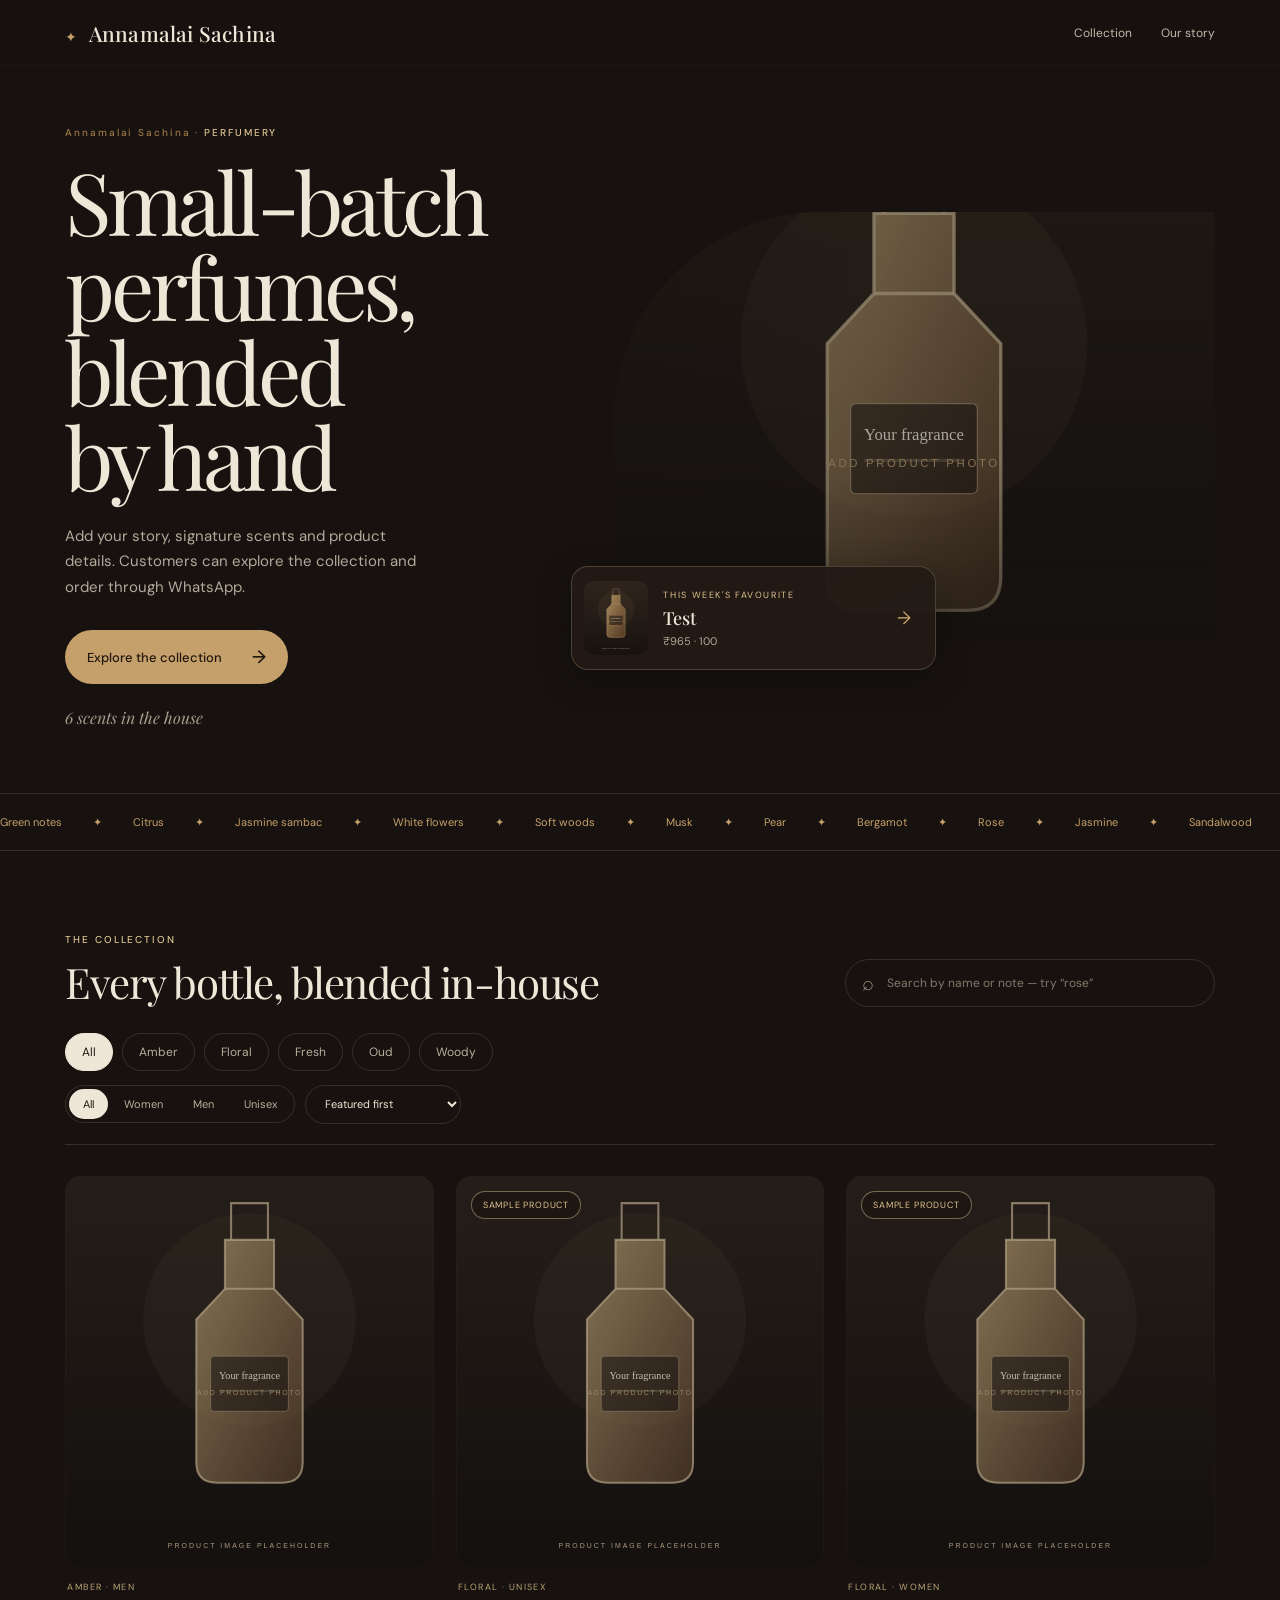
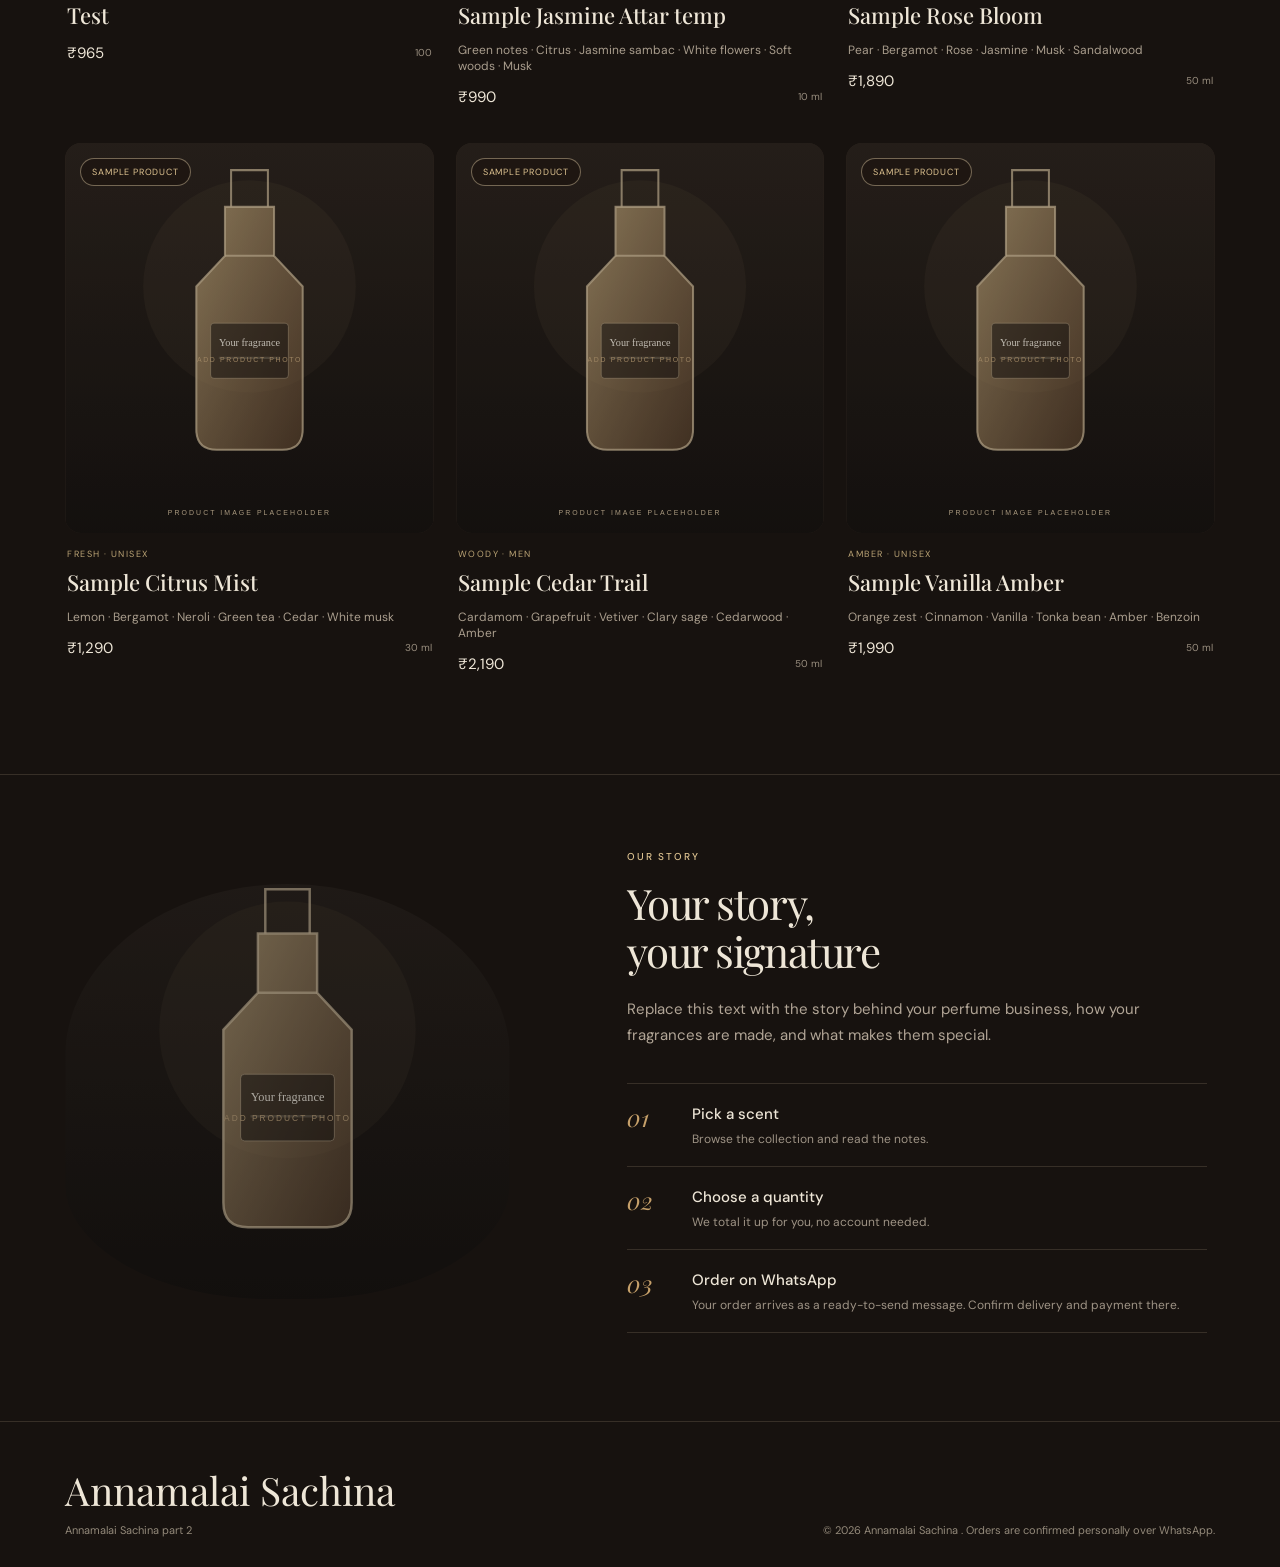
<file: index.html>
<!doctype html>
<html lang="en">
<head>
  <meta charset="utf-8"><meta name="viewport" content="width=device-width,initial-scale=1"><meta name="theme-color" content="#17120f">
  <meta name="description" content="Explore fragrances from Your Perfume House and order in one tap on WhatsApp.">
  <title>Your Perfume House — Perfumes, made for you</title>
  <link rel="preconnect" href="https://fonts.googleapis.com"><link rel="preconnect" href="https://fonts.gstatic.com" crossorigin>
  <link href="https://fonts.googleapis.com/css2?family=DM+Sans:wght@400;500;600&family=Playfair+Display:ital,wght@0,400;0,500;1,400;1,500&display=swap" rel="stylesheet">
  <link rel="stylesheet" href="style.css">
</head>
<body>
  <header class="site-header"><a class="brand" href="index.html"><span>✦</span> <span data-brand>Your Perfume House</span></a><nav><a href="#collection">Collection</a><a href="#story">Our story</a></nav></header>
  <main>
    <section class="hero" aria-labelledby="heroTitle">
      <div class="hero-copy"><p class="eyebrow"><span data-brand>Your Perfume House</span> <span>·</span> PERFUMERY</p><h1 id="heroTitle">Small-batch<br>perfumes,<br>blended<br>by hand</h1><p class="hero-description">Add your story, signature scents and product details. Customers can explore the collection and order through WhatsApp.</p><a class="gold-button" href="#collection">Explore the collection <span>→</span></a><p class="house-count" id="houseCount">Your products will appear here</p></div>
      <div class="hero-visual"><img src="images/products/product-placeholder.svg" alt="Product photo placeholder — upload your fragrance photo in Admin"><a id="featuredLink" class="featured-card" href="#collection"></a></div>
    </section>
    <div class="notes-marquee" aria-label="Fragrance notes"><div id="notesMarquee" class="marquee-track"></div></div>
    <section class="collection section-shell" id="collection">
      <div class="collection-title"><div><p class="eyebrow">THE COLLECTION</p><h2>Every bottle, blended in-house</h2></div><label class="search"><span>⌕</span><input type="search" id="search" placeholder="Search by name or note — try “rose”" aria-label="Search fragrances"></label></div>
      <div class="family-filters" id="familyFilters" aria-label="Filter by family"></div>
      <div class="catalog-controls"><div class="audience-filters" id="audienceFilters" aria-label="Filter by who it’s for"></div><label class="sort-wrap"><span class="sr-only">Sort products</span><select id="sort"><option value="featured">Featured first</option><option value="newest">Newest</option><option value="low">Price: low to high</option><option value="high">Price: high to low</option></select></label></div>
      <div class="product-grid" id="productGrid" aria-live="polite"></div>
    </section>
    <section class="story section-shell" id="story"><div class="story-photo"><img src="images/products/product-placeholder.svg" alt="Add a photo that represents your perfume business"></div><div class="story-copy"><p class="eyebrow">OUR STORY</p><h2>Your story,<br>your signature</h2><p class="story-description">Replace this text with the story behind your perfume business, how your fragrances are made, and what makes them special.</p><div class="steps"><article><span>01</span><div><h3>Pick a scent</h3><p>Browse the collection and read the notes.</p></div></article><article><span>02</span><div><h3>Choose a quantity</h3><p>We total it up for you, no account needed.</p></div></article><article><span>03</span><div><h3>Order on WhatsApp</h3><p>Your order arrives as a ready-to-send message. Confirm delivery and payment there.</p></div></article></div></div></section>
  </main>
  <footer class="site-footer"><div><a class="footer-brand" href="index.html" data-brand>Your Perfume House</a><p data-tagline>Your fragrance story goes here.</p></div><p>© <span id="year"></span> <span data-brand>Your Perfume House</span>. Orders are confirmed personally over WhatsApp.</p></footer>
  <script src="app.js"></script>
</body>
</html>
</file>
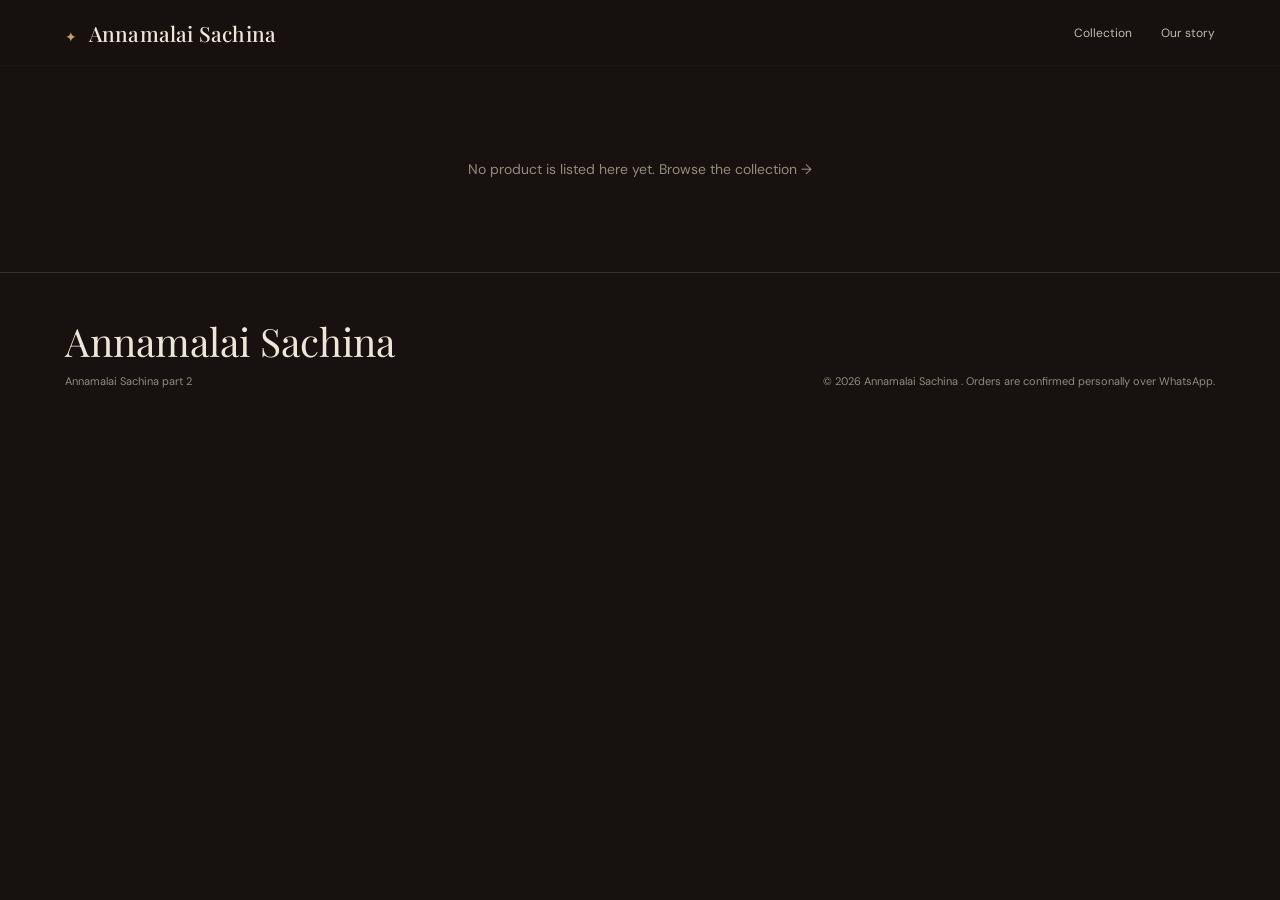
<file: product.html>
<!doctype html>
<html lang="en">
<head>
  <meta charset="utf-8"><meta name="viewport" content="width=device-width,initial-scale=1"><meta name="theme-color" content="#17120f">
  <meta name="description" content="Discover a fragrance from Your Perfume House."><title>Fragrance — Your Perfume House</title>
  <link rel="preconnect" href="https://fonts.googleapis.com"><link rel="preconnect" href="https://fonts.gstatic.com" crossorigin>
  <link href="https://fonts.googleapis.com/css2?family=DM+Sans:wght@400;500;600&family=Playfair+Display:ital,wght@0,400;0,500;1,400;1,500&display=swap" rel="stylesheet"><link rel="stylesheet" href="style.css">
</head>
<body>
  <header class="site-header"><a class="brand" href="index.html"><span>✦</span> <span data-brand>Your Perfume House</span></a><nav><a href="index.html#collection">Collection</a><a href="index.html#story">Our story</a></nav></header>
  <main id="productRoot"><p class="empty-state" style="padding:80px 5%">Loading this fragrance…</p></main>
  <footer class="site-footer"><div><a class="footer-brand" href="index.html" data-brand>Your Perfume House</a><p data-tagline>Your fragrance story goes here.</p></div><p>© <span id="year"></span> <span data-brand>Your Perfume House</span>. Orders are confirmed personally over WhatsApp.</p></footer>
  <script src="product.js"></script>
</body>
</html>
</file>
<file: style.css>
:root{--bg:#17120f;--bg-soft:#1d1713;--panel:#211a15;--line:rgba(222,201,164,.16);--gold:#c6a06a;--gold-light:#dec391;--cream:#eee6d7;--muted:#958a7b;--serif:'Playfair Display',Georgia,serif;--sans:'DM Sans',Arial,sans-serif;color-scheme:dark}*{box-sizing:border-box}html{scroll-behavior:smooth;scroll-padding-top:78px}body{margin:0;background:var(--bg);color:var(--cream);font-family:var(--sans);font-size:14px;-webkit-font-smoothing:antialiased}a{color:inherit;text-decoration:none}button,input,select{font:inherit}.site-header{height:66px;position:sticky;top:0;z-index:10;background:rgba(23,18,15,.93);backdrop-filter:blur(12px);display:flex;align-items:center;justify-content:space-between;padding:0 5.1%;border-bottom:1px solid rgba(222,201,164,.04)}.brand{font:500 21px var(--serif);letter-spacing:.01em}.brand > span:first-child{color:var(--gold);font-size:14px;margin-right:7px}.site-header nav{display:flex;gap:29px;font-size:12px;color:#c3b9aa}.site-header nav a:hover{color:var(--gold-light)}.hero{min-height:640px;padding:50px 5.1% 65px;display:grid;grid-template-columns:.92fr 1.08fr;gap:36px;align-items:center}.hero-copy{padding:10px 0 0;max-width:450px}.eyebrow{color:var(--gold-light);font-size:10px;letter-spacing:.19em;font-weight:500;margin:0 0 19px}.eyebrow span{color:#9e7844}.hero h1{font:400 clamp(55px,7vw,86px)/.99 var(--serif);letter-spacing:-.055em;margin:0 0 25px}.hero-description{max-width:360px;font-size:15px;line-height:1.7;color:#b4a99a;margin:0 0 30px}.gold-button{display:inline-flex;align-items:center;gap:30px;background:var(--gold);color:#21170e;padding:15px 22px;border-radius:40px;font-size:13px;font-weight:500;transition:background .2s}.gold-button:hover{background:var(--gold-light)}.gold-button span{font-size:18px}.house-count{margin:23px 0 0;color:#a99d8d;font:italic 16px var(--serif)}.hero-visual{height:430px;position:relative;margin:10px 0 0;isolation:isolate}.hero-visual:after{content:"";position:absolute;inset:0;background:linear-gradient(90deg,rgba(23,18,15,.22),transparent 45%),linear-gradient(0deg,rgba(23,18,15,.5),transparent 42%);z-index:-0;pointer-events:none}.hero-visual>img{width:100%;height:100%;object-fit:cover;border-radius:210px 0 0 0;filter:brightness(.72) saturate(.8)}.featured-card{position:absolute;z-index:1;left:-42px;bottom:-28px;width:min(365px,84%);min-height:104px;padding:12px;display:grid;grid-template-columns:64px 1fr 26px;gap:15px;align-items:center;border:1px solid rgba(219,198,164,.22);border-radius:17px;background:rgba(35,27,22,.95);box-shadow:0 10px 35px rgba(0,0,0,.3)}.featured-card img{width:64px;height:74px;object-fit:cover;border-radius:10px}.featured-copy small{display:block;color:var(--gold-light);font-size:9px;letter-spacing:.18em;margin-bottom:5px}.featured-copy strong{font:500 18px var(--serif)}.featured-copy span{display:block;color:#b3a798;font-size:11px;margin-top:4px}.featured-arrow{font-size:18px;color:var(--gold)}.notes-marquee{overflow:hidden;border-top:1px solid var(--line);border-bottom:1px solid var(--line);height:58px;display:flex;align-items:center}.marquee-track{width:max-content;display:flex;align-items:center;gap:31px;white-space:nowrap;animation:marquee 36s linear infinite;color:#d2c3ab;font:italic 20px var(--serif)}.marquee-track span{color:var(--gold);font:normal 11px var(--sans)}@keyframes marquee{to{transform:translateX(-50%)}}.section-shell{padding-left:5.1%;padding-right:5.1%}.collection{padding-top:82px;padding-bottom:100px}.collection-title{display:flex;align-items:end;justify-content:space-between;gap:25px;margin-bottom:26px}.collection-title .eyebrow{margin-bottom:12px}.collection h2,.story h2{font:400 clamp(31px,4vw,42px)/1.16 var(--serif);letter-spacing:-.035em;margin:0}.search{width:min(370px,43%);border:1px solid var(--line);border-radius:40px;display:flex;align-items:center;gap:11px;padding:0 16px;height:48px;color:#958a7b}.search span{font-size:20px}.search input{width:100%;border:0;outline:0;background:transparent;color:var(--cream);font-size:12px}.search input::placeholder{color:#82796e}.family-filters{display:flex;gap:9px;flex-wrap:wrap;margin-bottom:14px}.filter-pill,.audience-pill{border:1px solid var(--line);color:#b9ad9c;background:transparent;border-radius:28px;cursor:pointer;transition:.2s}.filter-pill{padding:10px 16px;font-size:12px}.filter-pill:hover,.audience-pill:hover{border-color:rgba(222,201,164,.45);color:var(--cream)}.filter-pill.active,.audience-pill.active{background:#eee6d7;color:#211a13;border-color:#eee6d7}.catalog-controls{display:flex;align-items:center;gap:10px;margin:0 0 31px;padding-bottom:20px;border-bottom:1px solid var(--line)}.audience-filters{display:flex;padding:3px;border:1px solid var(--line);border-radius:28px;gap:2px}.audience-pill{border:0;padding:8px 14px;font-size:11px}.sort-wrap select{height:39px;min-width:156px;border:1px solid var(--line);border-radius:24px;background:transparent;color:var(--cream);padding:0 15px;font-size:11px;outline:none}.sort-wrap option{background:var(--bg-soft)}.product-grid{display:grid;grid-template-columns:repeat(3,minmax(0,1fr));gap:36px 22px}.product-card{min-width:0}.product-link{display:block}.product-image{height:clamp(260px,34vw,390px);position:relative;overflow:hidden;border-radius:16px;background:#2a211b}.product-image img{width:100%;height:100%;object-fit:cover;filter:brightness(.82) saturate(.77);transition:transform .55s,filter .55s}.product-card:hover .product-image img{transform:scale(1.04);filter:brightness(.94) saturate(.9)}.product-badge{position:absolute;top:15px;left:15px;border:1px solid rgba(222,201,164,.45);border-radius:22px;padding:7px 11px;background:rgba(29,22,17,.8);color:var(--gold-light);font-size:9px;letter-spacing:.09em;text-transform:uppercase}.sold-badge{position:absolute;right:14px;bottom:14px;border-radius:20px;padding:7px 11px;background:rgba(20,17,15,.8);color:#d4c9bb;font-size:9px;letter-spacing:.1em}.product-info{padding:15px 2px 0}.product-meta{font-size:9px;letter-spacing:.16em;color:#bba475;text-transform:uppercase}.product-name{font:500 22px var(--serif);margin:7px 0 4px}.product-notes{font-size:12px;color:#a99d8d}.product-bottom{display:flex;justify-content:space-between;align-items:center;margin-top:13px}.product-price{font-size:15px}.product-size{font-size:10px;color:#998e7f}.empty-state{grid-column:1/-1;padding:45px 0;text-align:center;color:var(--muted)}.story{padding-top:75px;padding-bottom:88px;display:grid;grid-template-columns:.9fr 1.1fr;gap:7%;align-items:center;border-top:1px solid var(--line)}.story-photo{height:415px;overflow:hidden;border-radius:50% 50% 46% 46% / 42% 42% 28% 28%;max-width:445px}.story-photo img{width:100%;height:100%;object-fit:cover;filter:brightness(.73) saturate(.7)}.story-copy{max-width:580px}.story-copy .eyebrow{margin-bottom:16px}.story-description{font-size:15px;line-height:1.75;color:#b1a596;max-width:550px;margin:20px 0 34px}.steps{border-top:1px solid var(--line)}.steps article{display:grid;grid-template-columns:48px 1fr;gap:17px;padding:17px 0;border-bottom:1px solid var(--line)}.steps article>span{font:italic 24px var(--serif);color:var(--gold)}.steps h3{font:500 15px var(--sans);margin:3px 0 6px}.steps p{font-size:12px;line-height:1.6;color:#9e9385;margin:0}.site-footer{border-top:1px solid var(--line);padding:42px 5.1% 30px;display:flex;align-items:end;justify-content:space-between;gap:22px}.footer-brand{font:400 39px var(--serif)}.site-footer div p,.site-footer>p{font-size:11px;color:#948a7b;margin:7px 0 0}.site-footer>p{text-align:right}.sr-only{position:absolute;width:1px;height:1px;padding:0;margin:-1px;overflow:hidden;clip:rect(0,0,0,0);white-space:nowrap;border:0}
/* Product detail */
.product-detail{padding:34px 5.1% 75px}.detail-back{display:inline-block;color:#a99d8d;font-size:12px;margin:4px 0 27px}.detail-back:hover{color:var(--gold-light)}.detail-layout{display:grid;grid-template-columns:1fr 1fr;gap:6%;align-items:start}.detail-image{height:min(66vw,570px);min-height:430px;position:relative;overflow:hidden;border-radius:16px;background:#241c16}.detail-image img{width:100%;height:100%;object-fit:cover;filter:brightness(.83) saturate(.77)}.detail-copy{padding:18px 0 0;max-width:560px}.detail-kicker{font-size:11px;letter-spacing:.18em;color:var(--gold-light);text-transform:uppercase}.detail-copy h1{font:400 clamp(40px,5vw,58px)/1.1 var(--serif);letter-spacing:-.04em;margin:12px 0 7px}.detail-subtitle{font:italic 20px var(--serif);color:#d0c2ae;margin:0 0 29px}.detail-price-row{display:flex;align-items:baseline;gap:18px;margin-bottom:25px}.detail-price{font-size:27px}.stock-label{font-size:10px;letter-spacing:.14em;color:#a99d8d}.stock-label.sold{color:#d5a37d}.detail-description{font-size:15px;line-height:1.75;color:#b7ac9c;margin:0 0 26px}.note-pyramid{border-top:1px solid var(--line)}.note-row{display:grid;grid-template-columns:1fr 1fr;gap:16px;padding:16px 0;border-bottom:1px solid var(--line)}.note-heading{font:500 18px var(--serif)}.note-heading small{display:block;font:11px var(--sans);color:#938879;margin-top:4px}.note-tags{display:flex;flex-wrap:wrap;gap:7px;justify-content:flex-end;align-items:center}.note-tag{padding:8px 12px;border-radius:24px;background:#30251c;color:#d5c29f;font-size:11px}.buy-panel{margin-top:25px;padding:17px 19px;border:1px solid var(--line);border-radius:15px;background:#1c1612}.buy-controls{display:flex;align-items:center;justify-content:space-between}.quantity-control{display:flex;align-items:center;gap:16px;border:1px solid var(--line);border-radius:25px;padding:5px}.quantity-control button{border:0;background:transparent;color:var(--cream);width:28px;height:28px;font-size:17px;cursor:pointer}.quantity-control span{min-width:18px;text-align:center}.total-label{font-size:9px;letter-spacing:.18em;color:#a99d8d}.total-price{font-size:20px;margin-left:11px}.whatsapp-button{display:flex;justify-content:center;align-items:center;gap:10px;width:100%;margin-top:17px;border-radius:30px;background:#c6a06a;color:#21170e;font-weight:600;padding:14px 18px;font-size:12px}.whatsapp-button:hover{background:#dec391}.order-note{font-size:10px;line-height:1.6;color:#928778;margin:11px 0 0}.soldout-button{background:#493c30;color:#ddc9a8}.recommendations{padding:25px 5.1% 80px;border-top:1px solid var(--line)}.recommendations h2{font:400 32px var(--serif);margin:0 0 24px}.recommendations .product-grid{grid-template-columns:repeat(3,minmax(0,1fr))}.mobile-menu{display:none}
@media(max-width:800px){.hero{grid-template-columns:.9fr 1.1fr;gap:18px;min-height:565px;padding-top:35px}.hero h1{font-size:clamp(49px,7vw,68px)}.hero-visual{height:360px}.featured-card{left:-25px;width:min(340px,94%)}.collection-title{align-items:start;flex-direction:column}.search{width:100%;max-width:440px}.product-grid{gap:30px 14px}.product-image{height:clamp(230px,40vw,340px)}.story{gap:5%}.story-photo{height:340px}.detail-layout{gap:4%}.detail-image{min-height:360px;height:55vw}.note-row{grid-template-columns:.8fr 1.2fr}.site-footer{align-items:start;flex-direction:column}.site-footer>p{text-align:left}}
@media(max-width:560px){.site-header{height:61px;padding:0 5%}.brand{font-size:19px}.site-header nav{gap:16px;font-size:11px}.hero{display:flex;flex-direction:column;align-items:stretch;padding:42px 5% 48px;gap:30px}.hero-copy{max-width:430px}.hero h1{font-size:64px}.hero-description{font-size:14px}.hero-visual{height:320px;margin:0 0 5px 17px}.hero-visual>img{border-radius:150px 0 0 0}.featured-card{left:-17px;bottom:-20px;min-height:91px;grid-template-columns:55px 1fr 20px;gap:11px}.featured-card img{width:55px;height:64px}.featured-copy strong{font-size:16px}.notes-marquee{height:50px}.marquee-track{font-size:18px}.collection{padding-top:64px;padding-bottom:67px}.collection h2{font-size:33px}.search{max-width:none}.family-filters{gap:7px}.filter-pill{padding:9px 13px}.catalog-controls{align-items:start;flex-direction:column}.sort-wrap select{height:37px}.product-grid,.recommendations .product-grid{grid-template-columns:repeat(2,minmax(0,1fr));gap:25px 12px}.product-image{height:clamp(210px,60vw,315px);border-radius:12px}.product-badge{top:10px;left:9px;font-size:8px;padding:6px 8px}.product-name{font-size:18px}.product-notes{font-size:10px;line-height:1.4;min-height:29px}.product-price{font-size:13px}.story{padding-top:54px;padding-bottom:60px;grid-template-columns:1fr;gap:32px}.story-photo{width:78%;height:315px;margin:0 auto}.story h2{font-size:39px}.story-description{font-size:14px}.site-footer{padding:34px 5% 25px}.footer-brand{font-size:34px}.detail-main{padding-top:20px}.product-detail{padding:12px 5% 57px}.detail-back{margin:4px 0 18px}.detail-layout{grid-template-columns:1fr;gap:23px}.detail-image{height:90vw;min-height:300px;max-height:460px}.detail-copy{padding:0}.detail-kicker{font-size:10px}.detail-copy h1{font-size:43px}.detail-subtitle{margin-bottom:20px}.detail-price-row{margin-bottom:18px}.detail-description{font-size:14px}.note-row{grid-template-columns:.75fr 1.25fr;gap:8px;padding:13px 0}.note-heading{font-size:16px}.note-heading small{font-size:10px}.note-tag{font-size:10px;padding:7px 9px}.buy-panel{padding:14px}.recommendations{padding:25px 5% 55px}.recommendations h2{font-size:27px}}

#featuredLink[hidden]{display:none}
</file>
